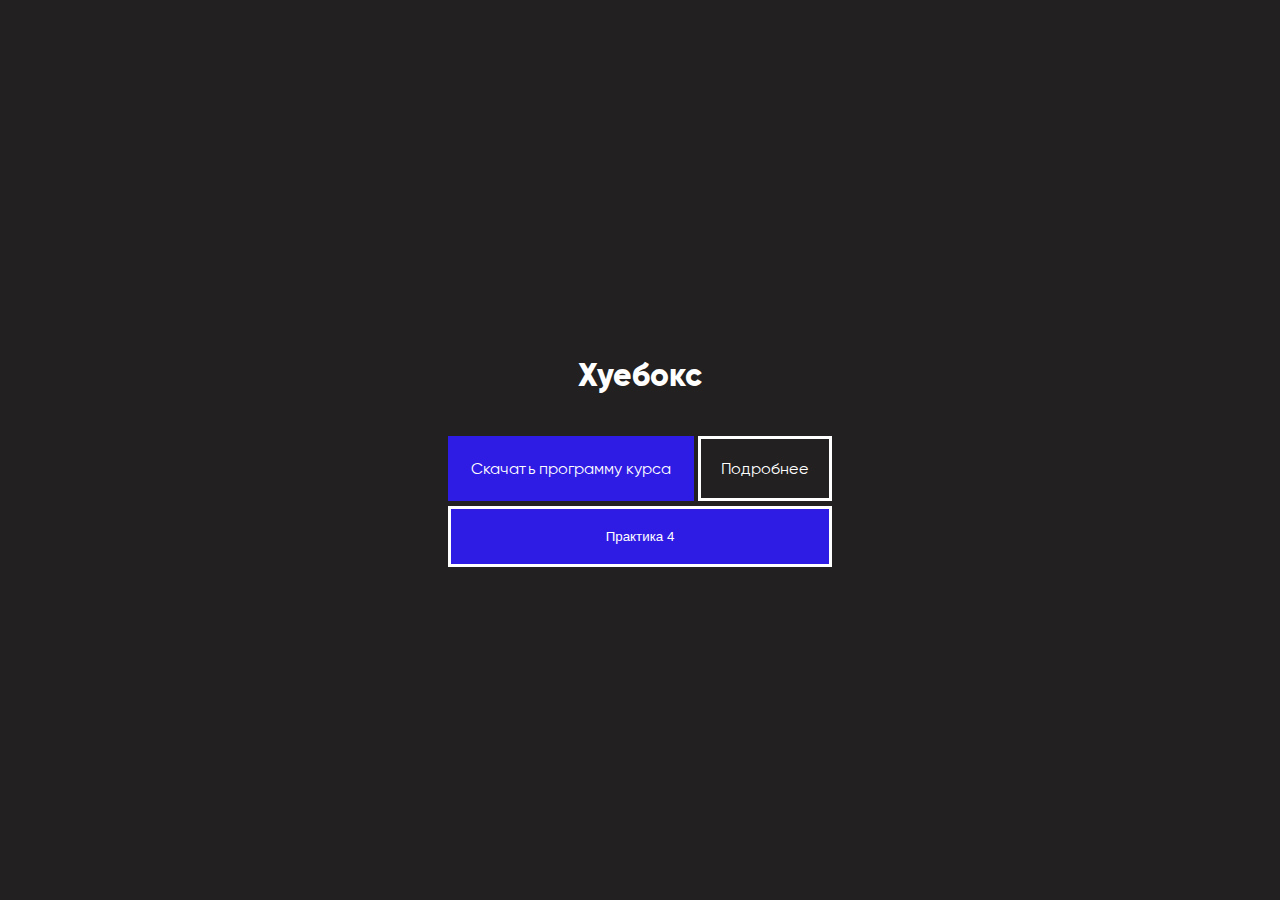
<file: index.html>
<!DOCTYPE html>
<html lang="en">
<head>
  <meta charset="UTF-8">
  <meta name="viewport" content="width=device-width, initial-scale=1.0">
  <title>Document</title>
  <link rel="stylesheet" href="css/style.css">
</head>
<div class="main-content">
<body>

  <div class="title"><h1><a target="_blank" href="https://vk.com/alkhimoff">Хуебокс</a></h1></div>
    <div></div>
    <div>

      <div class="download"><a  href="/img/шлююююхаааа1.gif">Скачать программу курса</a></div>

      <div class="about"><a href="/program.html">Подробнее</a></div>
      <a href="/project 4/modules.html"><button class="project"> Практика 4 </button></a>
    </div>

</body>
</div>
</html>
</file>
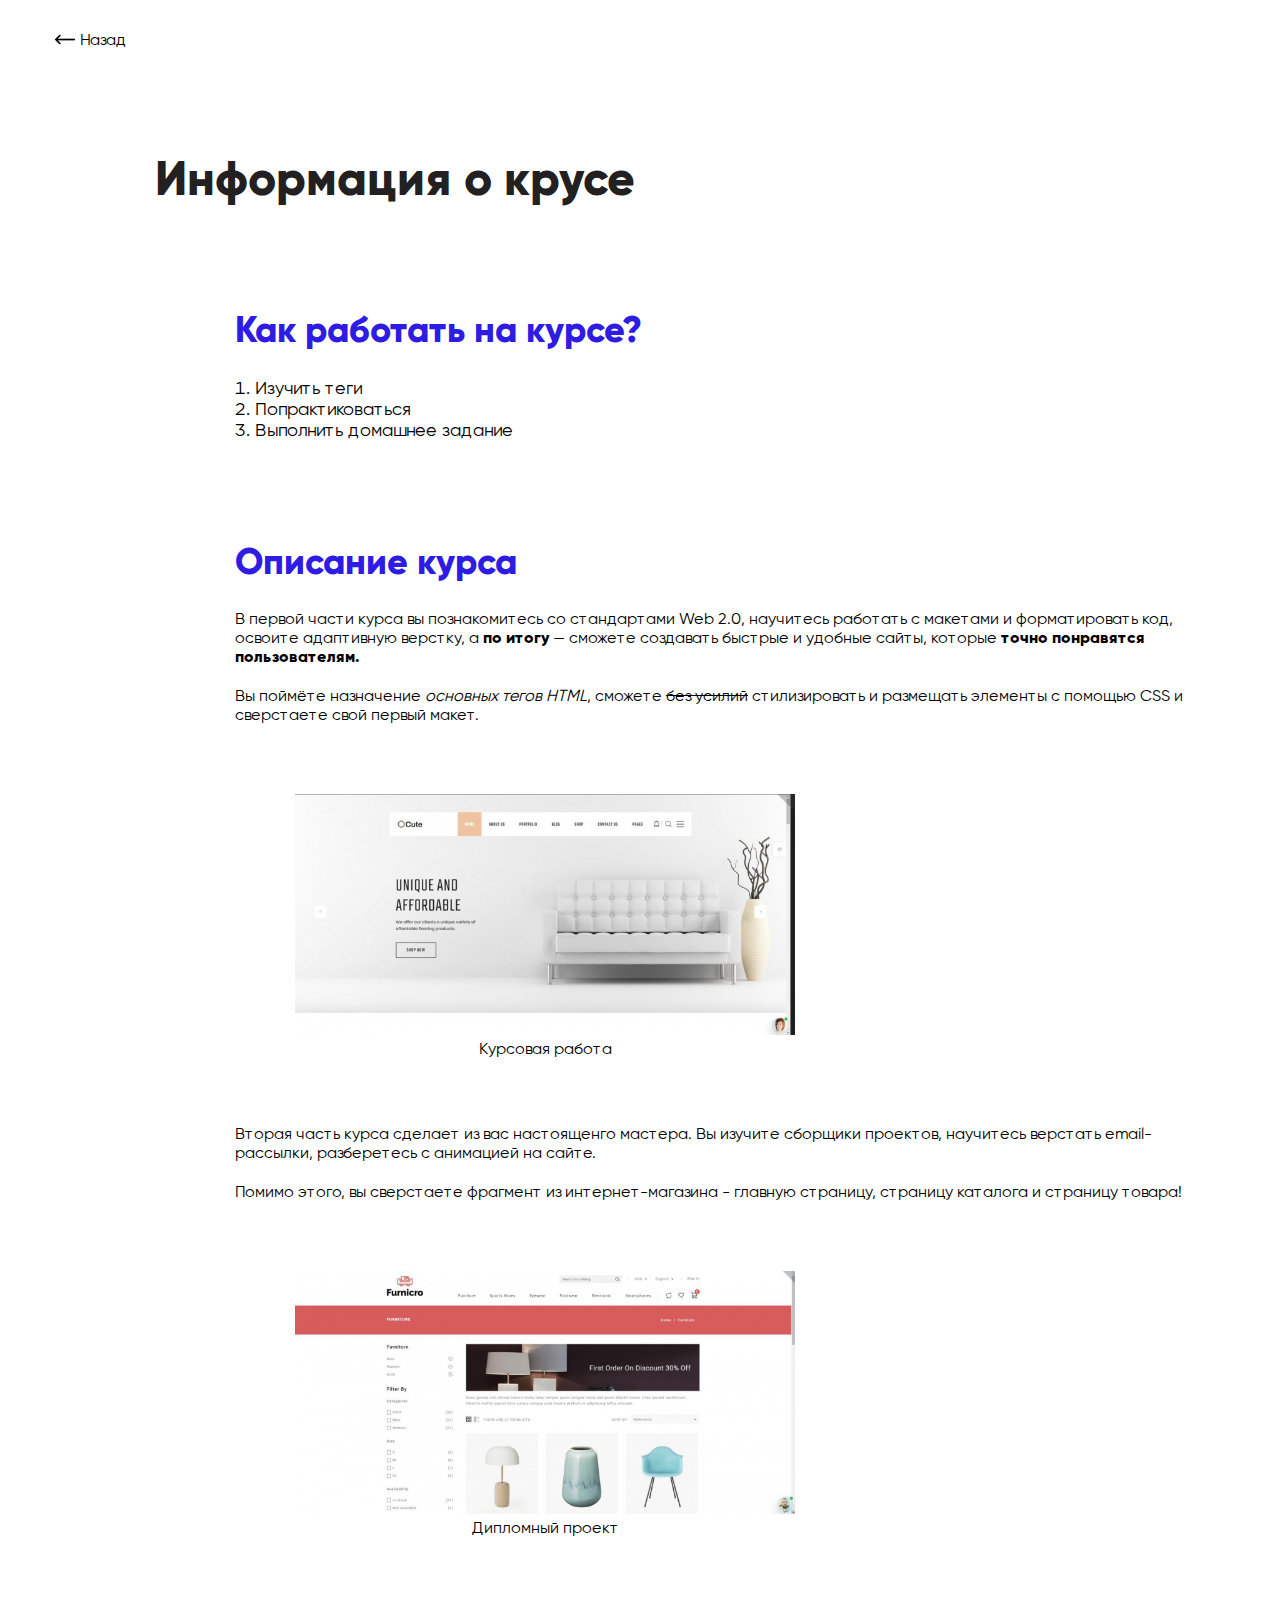
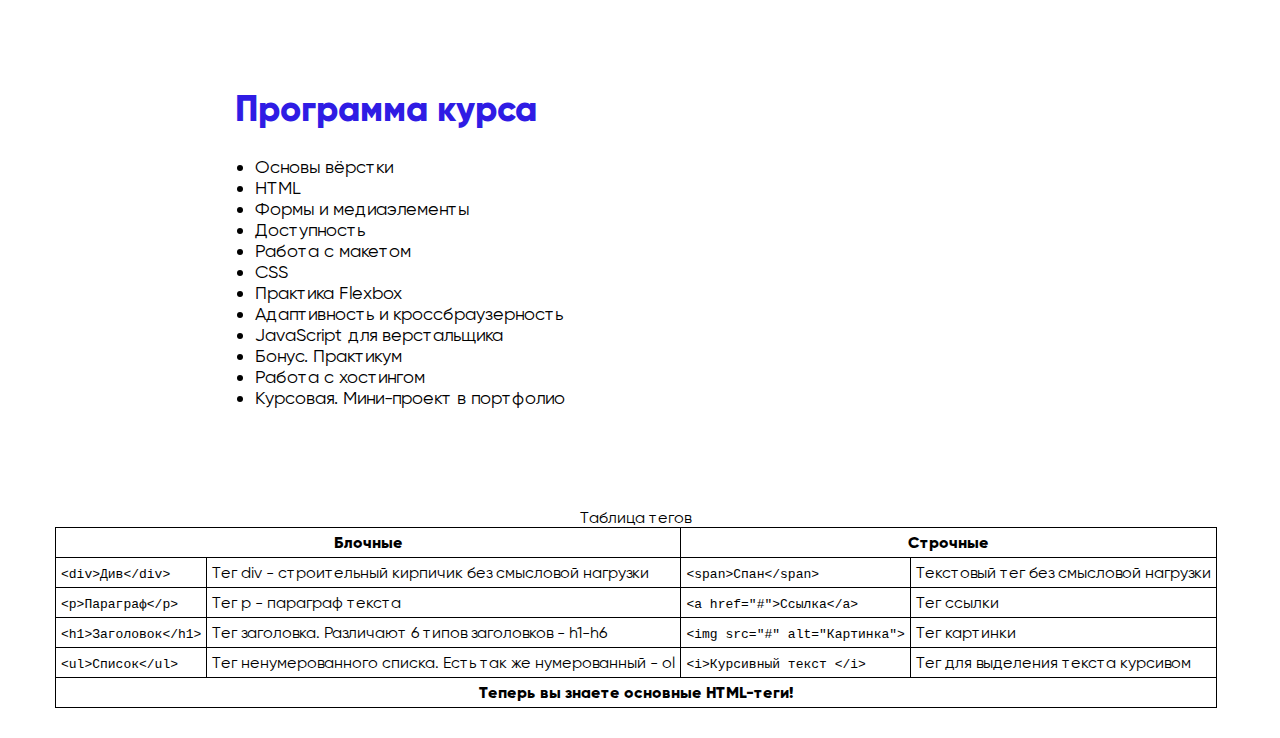
<file: program.html>
<!DOCTYPE html>
<html lang="en">
<head>
  <meta charset="UTF-8">
  <meta name="viewport" content="width=device-width, initial-scale=1.0">
  <title>Document</title>
  <link rel="stylesheet" href="/css/style.css">
</head>
<div class="container">
  <body>
    <a href="index.html" class="return">Назад</a>
    <h1 class="main-title">Информация о крусе</h1>
    <h2 class="head">Как работать на курсе?</h2>
    <ol class="array">
      <li><a href="#tablesuck">Изучить теги</a></li>
      <li>Попрактиковаться</li>
      <li>Выполнить домашнее задание</li>
    </ol>
    <h2 class="head">Описание курса</h2>
    <p class="paragraph">В первой части курса вы познакомитесь со стандартами Web 2.0, научитесь работать с макетами и форматировать код, освоите адаптивную верстку, а <b>по итогу</b> &mdash; сможете создавать быстрые и удобные сайты, которые <b>точно понравятся пользователям.</b></p>
    <p class="paragraph">Вы поймёте назначение <i>основных тегов HTML</i>, сможете <s>без усилий</s> стилизировать и размещать элементы с помощью CSS и сверстаете свой первый макет.</p>

    <figure class="figura">
    <img src="/img/site1.jpeg" alt="хуй" width="500px">
      <figcaption>Курсовая работа</figcaption>
    </figure>



    <p class="paragraph">Вторая часть курса сделает из вас настоященго мастера. Вы изучите сборщики проектов, научитесь верстать email-рассылки, разберетесь с анимацией на сайте.</p>
    <p class="paragraph">Помимо этого, вы сверстаете фрагмент из интернет-магазина - главную страницу, страницу каталога и страницу товара!</p>

  <figure class="figura">
    <img src="/img/site2.jpeg" alt="хуй" width="500px">
    <figcaption>Дипломный проект</figcaption>
  </figure>



    <h2 class="head">Программа курса</h2>
    <ul class="array">
      <li>Основы вёрстки</li>
      <li>HTML</li>
      <li>Формы и медиаэлементы</li>
      <li>Доступность</li>
      <li>Работа с макетом</li>
      <li>CSS</li>
      <li>Практика Flexbox</li>
      <li>Адаптивность и кроссбраузерность</li>
      <li>JavaScript для верстальщика</li>
      <li>Бонус. Практикум</li>
      <li>Работа с хостингом</li>
      <li>Курсовая. Мини-проект в портфолио</li>

    </ul>

    <table class="table" id="tablesuck">
      <caption>Таблица тегов</caption>

    <tr>
      <th colspan="2">Блочные</th>
      <th colspan="2">Строчные</th>
    </tr>

    <tr>

      <td><code> &lt;div&gt;Див&lt;/div&gt; </code></td>
      <td>Тег div - строительный кирпичик без смысловой нагрузки</td>

      <td><code>&lt;span&gt;Спан&lt;/span&gt;</code></td>
      <td>Текстовый тег без смысловой нагрузки</td>

    </tr>

    <tr>

      <td><code>&lt;p&gt;Параграф&lt;/p&gt; </code></td>
      <td>Тег p - параграф текста</td>

      <td><code>&lt;a href="#"&gt;Ссылка&lt;/a&gt;</code></td>
      <td>Тег ссылки</td>

    </tr>

    <tr>

      <td><code>&lt;h1&gt;Заголовок&lt;/h1&gt;</code></td>
      <td>Тег заголовка. Различают 6 типов заголовков - h1-h6</td>

      <td><code>&lt;img src="#" alt="Картинка"&gt;</code></td>
      <td>Тег картинки</td>

    </tr>

    <tr>

      <td><code>&lt;ul&gt;Список&lt;/ul&gt;</code></td>
      <td>Тег ненумерованного списка. Есть так же нумерованный - ol</td>

      <td><code>&lt;i&gt;Курсивный текст &lt;/i&gt;</code></td>
      <td>Тег для выделения текста курсивом</td>

    </tr>

    <tfoot >
      <th colspan="4">Теперь вы знаете основные HTML-теги!</th>
    </tfoot>



  </table>

  </body>
</div>
</html>
</file>
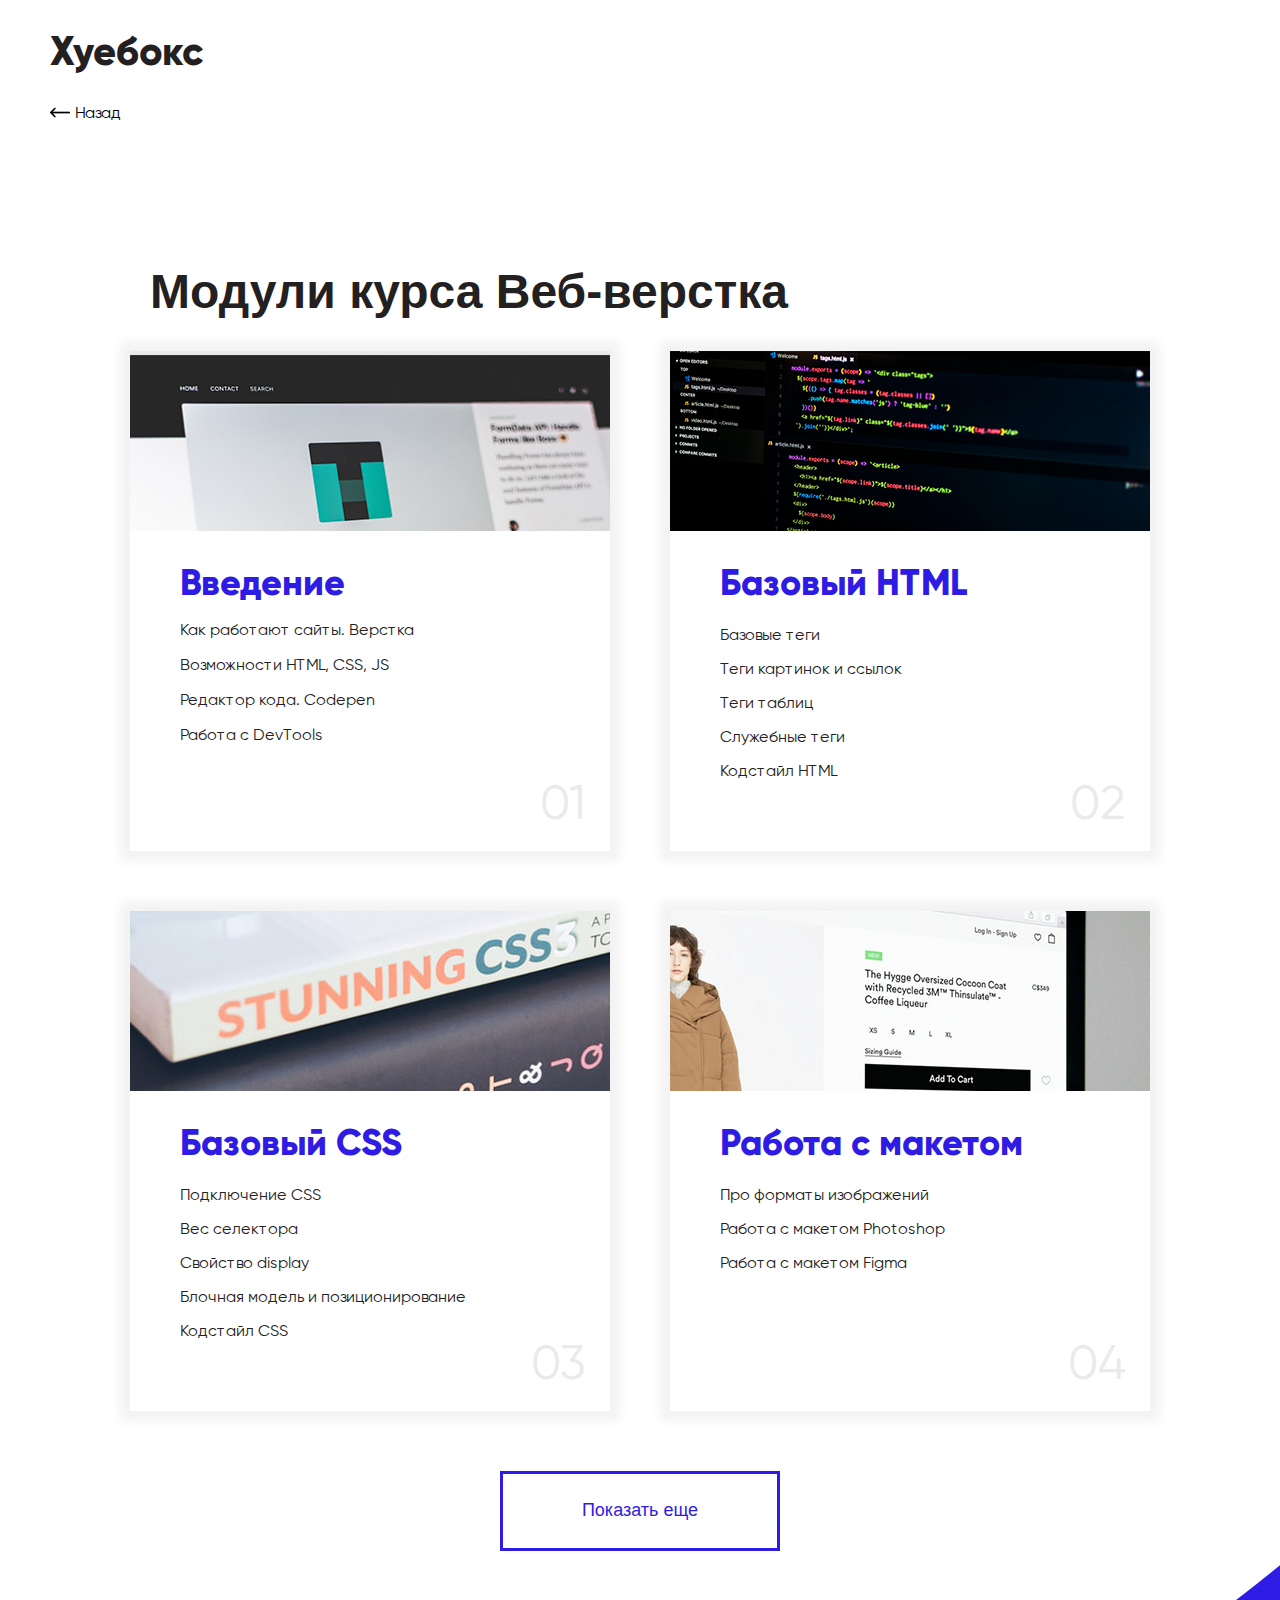
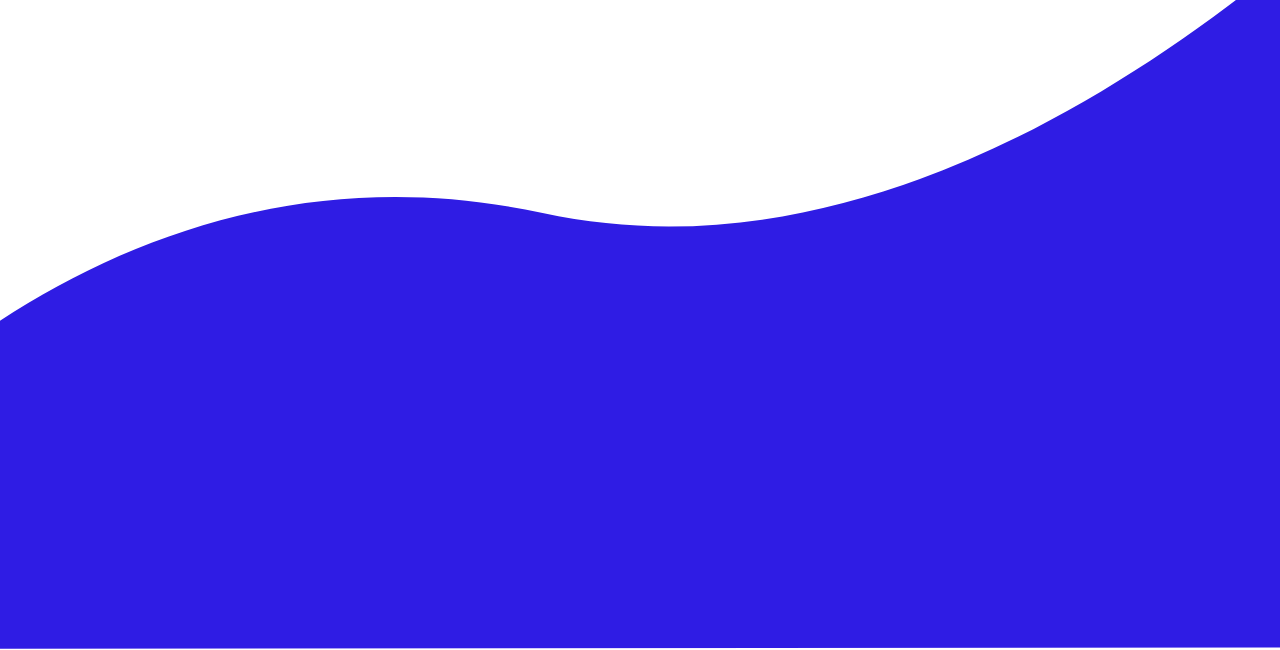
<file: project 4/modules.html>
<!DOCTYPE html>
<html lang="en">
<head>
    <meta charset="UTF-8">
    <meta name="viewport" content="width=device-width, initial-scale=1.0">
    <title>Модули</title>
    <link rel="stylesheet" href="/css/style.css">

</head>

  <body class="volna">
    <div class="main-project4">
          <h1 style="color: #222020; font-size: 40px;">Хуебокс</h1>
          <a class="return pr4return" href="/program.html">Назад</a>
          <div class="container-p4">

            <h1 class = "p4-title">Модули курса Веб-верстка</h1>

            <ul class = "cards">
              <li class="child">

                <div style="margin: 0; padding: 0;"><img src="src/img/browser.png"></div>
                <div class="incard">
                  <h2 class="incard-title">Введение</h2>


                  <p class="card-info">Как работают сайты. Верстка</p>
                  <p class="card-info">Возможности HTML, CSS, JS</p>
                  <p class="card-info">Редактор кода. Codepen</p>
                  <p class="card-info">Работа с DevTools</p>
                  <div class="number">01</div>
                </div>

              </li>
              <li class="right child">

                <div><img src="src/img/code.png"></div>
                <div class="incard">
                  <h2 class="incard-title">Базовый HTML</h2>

                  <ul class="card-info list">
                    <li class="card-info">Базовые теги</li>
                    <li class="card-info">Теги картинок и ссылок</li>
                    <li class="card-info">Теги таблиц</li>
                    <li class="card-info">Служебные теги</li>
                    <li class="card-info">Кодстайл HTML</li>
                    <div class="number">02</div>
                  </ul>

                </div>

              </li>
              <li class="child">

                <div><img src="src/img/stunning.png"></div>
                <div class="incard">
                  <h2 class="incard-title">Базовый CSS</h2>

                  <ul class="card-info list">
                    <li class="card-info">Подключение CSS</li>
                    <li class="card-info">Вес селектора</li>
                    <li class="card-info">Свойство display</li>
                    <li class="card-info">Блочная модель и позиционирование</li>
                    <li class="card-info">Кодстайл CSS</li>
                    <div class="number">03</div>
                  </ul>

                </div>

              </li>
              <li class="right child">

                <div><img src="src/img/woman.png"></div>
                <div class="incard">
                  <h2 class="incard-title">Работа с макетом</h2>

                  <ul class="card-info list">
                    <li class="card-info">Про форматы изображений</li>
                    <li class="card-info">Работа с макетом Photoshop</li>
                    <li class="card-info">Работа с макетом Figma</li>

                    <div class="number">04</div>
                  </ul>
                </div>

              </li>
            </ul>
            <div class="centerbutt"><button class="show-more">Показать еще</button></div>

          </div>





  </div>
</body>
</html>
</file>
<file: css/style.css>
@font-face {
  font-family: 'Graphik LCG';
  src: url('../fonts/GraphikLCG-Medium.woff2') format('woff2'),
    url('../fonts/GraphikLCG-Medium.woff') format('woff');
  font-display: swap;
  font-weight: 500;
  font-style: normal;
}

@font-face {
  font-family: 'Gilroy';
  src: url('../fonts/Gilroy-Regular.woff2') format('woff2'),
    url('../fonts/Gilroy-Regular.woff') format('woff');
  font-display: swap;
  font-weight: normal;
  font-style: normal;
}

@font-face {
  font-family: 'Gilroy';
  src: url('../fonts/Gilroy-ExtraBold.woff2') format('woff2'),
    url('../fonts/Gilroy-ExtraBold.woff') format('woff');
  font-display: swap;
  font-weight: 800;
  font-style: normal;
}

@font-face {
  font-family: 'Gilroy';
  src: url('../fonts/Gilroy-Medium.woff2') format('woff2'),
    url('../fonts/Gilroy-Medium.woff') format('woff');
  font-display: swap;
  font-weight: 500;
  font-style: normal;
}
@font-face {
  font-family: 'Myriad Pro';
  src: url('../fonts/MYRIADPRO-BOLD.OTF'),
  url('../fonts/MYRIADPRO-REGULAR.OTF'),
  url('../fonts/MYRIADPRO-SEMIBOLD.OTF'),
  url('../fonts/MYRIADPRO-CONDIT.OTF');


  font-display: swap;
  font-weight: 500;
  font-style: normal;
}

.main-content {
  display: flex;
  flex-direction: column;
  justify-content: center;
  align-items: center;
  height: 100vh;
  background-color: #222020;
}

* {
  box-sizing: border-box;
}

body {
  margin: 0;
  font-family: 'Gilroy', sans-serif;
}

a {
  color: inherit;
  text-decoration: none;
}
table {

  border-collapse: collapse;
}
th {
  border: 1px solid  #000;

}
td {
  border: 1px solid  #000;
  padding: 5px;
}

.title {
  box-sizing: border-box;
  margin-bottom: 20px;
  color: #fff;
  font-family: ‘Graphik LCG’, sans-serif,
}
.download {


  display: inline-block;
  box-sizing: border-box;
  color: #fff;
  padding: 20px 20px 20px 20px;
  border: 3px solid #2f1ce4;
  background-color: #2f1ce4 ;
}




.about {
  display: inline-block;
  padding: 20px 20px 20px 20px;
  color: #fff;
  background-color: transparent;
  border: 3px solid #fff;
}

.project {

  display: block;
  box-sizing: border-box;
  color: #fff;
  border: solid #fff 3px;
  background-color: #2f1ce4;

  width: 100%;
  margin-top: 5px;
  padding: 20px;
}
.project:hover{
  background-color: #6154eb;
}
.project:active {
  background-color: #221a75;
}

.container{
  width: 1170px;
  margin: 0 auto;
  padding-top: 30px;
  padding-bottom: 30px;

}

.return{
  background-image: url(../img/return.png);
  background-position: left center;
  padding-left: 25px;
  margin-right: 30px;
  background-size: 20px;
  background-repeat: no-repeat;
}

.main-title {
  margin-top: 100px;
  padding-left: 100px;
  font-size: 48px;
  color: #222020;
}

.head {
  margin-left: 180px;
  font-size: 36px;
  color:#2f1ce4;
  margin-top: 100px;
  margin-bottom: 25px;
}

.array {
  padding-left: 200px;
  font-size: 18px;
}

.paragraph {
  padding-left: 180px;
  margin-bottom: 20px;
}


.table {
  margin-top: 100px;
  border: 1px;
  border-collapse: collapse;
  width: "50%"
}
.table th {
  padding: 5px;
}
.table td {
  padding: 5px;
}

.figura {
  padding-left: 200px;
  text-align: center;
  display: inline-block;
  margin-top: 50px;
  margin-bottom: 50px;
}


.main-project4 {
  display: flex;
  flex-direction: column;

  margin-top: 58px  ;

  height: 1600px;
  width: 1180px;

  background-color: #fff;
  margin: 0 auto;





}

.return .pr4return{
  margin-top: 50px;
  font-size: 18px;
}

.container-p4{
  width: 1020px;
  margin: 0 auto;
  margin-top: 110px;
}

.p4-title{
  font-family: 'Gilory', sans-serif;
  margin-left: 20px;
  font-size: 48px;
  color: #222020;
}

.cards{
  list-style: none;
  margin: 0 ;
  padding: 0;
  font-size: 0;

}

.child {
  display: inline-block;


  height: 500px;
  width: 480px;
  box-shadow: 0 0 10px 10px rgba(0, 0, 0, 0.05);


  margin-left: 0;
  margin-right: 60px;
  margin-bottom: 60px;
  vertical-align: middle;
  position: relative;
}

.right {
  margin-right: 0px;
}

.incard{
  margin-left: 50px;
  font-size: 16px;
  color: #222020;
}

.incard-title{
  margin-top: 30px;
  margin-bottom: 15px;
  font-size: 36px;
  color: #2f1ce4;
}
.card-info{

  margin-top: 15px;
}

.number {


  font-size: 48px;
  color: #eaeaea;
  position: absolute;
  right: 25px;
  bottom: 20px;

}
.list{
  font-size: 16px;
  color: #222020;
  margin-top: 20px;
  list-style: none;
  padding: 0;
}

.show-more{
  box-sizing: border-box;
  background-color: #fff;
  color: #2f1ce4;
  border: 3px solid  #2f1ce4;
  width: 280px;
  height: 80px;
  padding: 0px;
  font-size: 18px;
  font-weight: semi-bold;
}

.centerbutt{
  text-align: center;
}

.volna{
  background-image: url(../img/volna.svg);
  background-repeat: no-repeat;

  background-position: center bottom;
  bottom: 0;

  padding-bottom: 650px;
}
</file>
